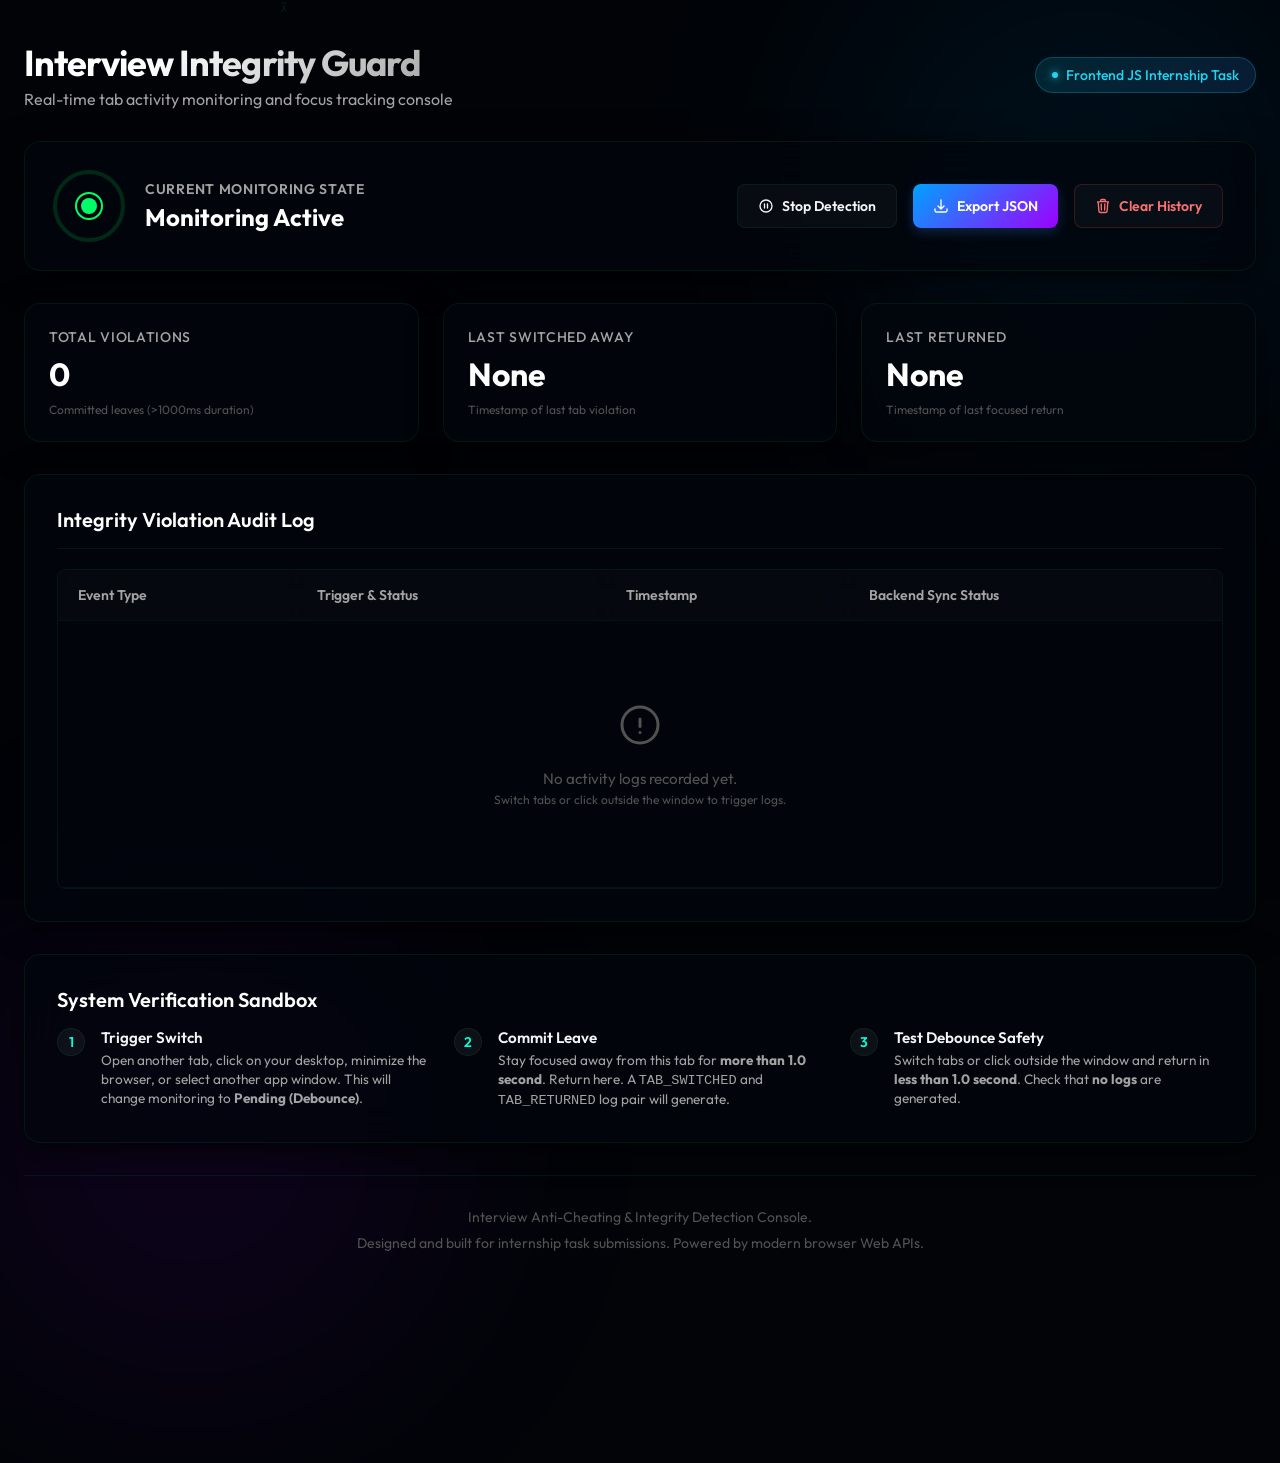
<file: index.html>
<!DOCTYPE html>
<html lang="en">
<head>
    <meta charset="UTF-8">
    <meta name="viewport" content="width=device-width, initial-scale=1.0">
    <title>Tab Switching Detection Dashboard - Interview Integrity Guard</title>
    <!-- Custom styling stylesheet -->
    <link rel="stylesheet" href="styles.css">
</head>
<body>
    <!-- Matrix digital rain background canvas -->
    <canvas id="matrix-canvas"></canvas>

    <!-- Main Dashboard wrapper -->
    <div class="dashboard-container">
        
        <!-- Header: Displays branding, title, and metadata badges -->
        <header>
            <div class="title-area">
                <h1>Interview Integrity Guard</h1>
                <p>Real-time tab activity monitoring and focus tracking console</p>
            </div>
            <div class="badge">
                Frontend JS Internship Task
            </div>
        </header>

        <!-- Status Panel: Highlights the active tracking state and provides action triggers -->
        <section class="glass-panel status-panel" aria-label="Monitoring Status">
            <div class="status-info">
                <!-- Glowing pulsing ring showing active/inactive state -->
                <div id="status-indicator-ring" class="status-indicator-ring state-active">
                    <div class="status-dot"></div>
                </div>
                <div class="status-text-details">
                    <h2>Current Monitoring State</h2>
                    <!-- Text changes dynamically based on state: Active, Inactive, or Pending -->
                    <div id="current-state-label" class="current-state-label">Monitoring Active</div>
                </div>
            </div>
            
            <!-- Actions buttons to manage history logs -->
            <div class="control-actions">
                <button id="toggle-monitor-btn" class="btn" title="Toggle active detection monitoring state">
                    <svg width="16" height="16" fill="none" stroke="currentColor" stroke-width="2" viewBox="0 0 24 24" xmlns="http://www.w3.org/2000/svg">
                        <path stroke-linecap="round" stroke-linejoin="round" d="M14.25 9v6m-4.5 0V9M21 12a9 9 0 11-18 0 9 9 0 0118 0z"></path>
                    </svg>
                    <span id="toggle-btn-text">Stop Detection</span>
                </button>
                <button id="export-json-btn" class="btn btn-primary" title="Export logs as a JSON file">
                    <svg width="16" height="16" fill="none" stroke="currentColor" stroke-width="2" viewBox="0 0 24 24" xmlns="http://www.w3.org/2000/svg">
                        <path stroke-linecap="round" stroke-linejoin="round" d="M3 16.5v2.25A2.25 2.25 0 005.25 21h13.5A2.25 2.25 0 0021 18.75V16.5M16.5 12L12 16.5m0 0L7.5 12m4.5 4.5V3"></path>
                    </svg>
                    Export JSON
                </button>
                <button id="clear-logs-btn" class="btn btn-danger" title="Clear all logs from browser storage">
                    <svg width="16" height="16" fill="none" stroke="currentColor" stroke-width="2" viewBox="0 0 24 24" xmlns="http://www.w3.org/2000/svg">
                        <path stroke-linecap="round" stroke-linejoin="round" d="M14.74 9l-.346 9m-4.788 0L9.26 9m9.968-3.21c.342.052.682.107 1.022.166m-1.022-.165L18.16 19.673a2.25 2.25 0 01-2.244 2.077H8.084a2.25 2.25 0 01-2.244-2.077L4.772 5.79m14.456 0a48.108 48.108 0 00-3.478-.397m-12 .562c.34-.059.68-.114 1.022-.165m0 0a48.11 48.11 0 013.478-.397m7.5 0v-.916c0-1.18-.91-2.164-2.09-2.201a51.964 51.964 0 00-3.32 0c-1.18.037-2.09 1.022-2.09 2.201v.916m7.5 0a48.667 48.667 0 00-7.5 0"></path>
                    </svg>
                    Clear History
                </button>
            </div>
        </section>

        <!-- Metrics Grid: Statistical summary cards of session violations -->
        <section class="metrics-grid" aria-label="Session Analytics">
            <!-- Metric 1: Total switch-away violations -->
            <div class="glass-panel metric-card">
                <span class="metric-label">Total Violations</span>
                <span id="metric-violations" class="metric-value">0</span>
                <span class="metric-footer">Committed leaves (>1000ms duration)</span>
            </div>
            <!-- Metric 2: Last detected switch-away timestamp -->
            <div class="glass-panel metric-card">
                <span class="metric-label">Last Switched Away</span>
                <span id="metric-last-left" class="metric-value">None</span>
                <span class="metric-footer">Timestamp of last tab violation</span>
            </div>
            <!-- Metric 3: Last detected return timestamp -->
            <div class="glass-panel metric-card">
                <span class="metric-label">Last Returned</span>
                <span id="metric-last-returned" class="metric-value">None</span>
                <span class="metric-footer">Timestamp of last focused return</span>
            </div>
        </section>

        <!-- Logs Section: Detailed breakdown table showing all focus events -->
        <section class="glass-panel logs-section">
            <div class="logs-header">
                <h3>Integrity Violation Audit Log</h3>
            </div>

            <!-- Scrollable container for tables -->
            <div class="logs-table-container">
                <table class="logs-table">
                    <thead>
                        <tr>
                            <th scope="col">Event Type</th>
                            <th scope="col">Trigger & Status</th>
                            <th scope="col">Timestamp</th>
                            <th scope="col">Backend Sync Status</th>
                        </tr>
                    </thead>
                    <tbody id="logs-table-body">
                        <!-- Dynamically populated rows via tabMonitor.js -->
                    </tbody>
                </table>
            </div>
        </section>

        <!-- Testing & Developer Sandbox Guidelines -->
        <section class="glass-panel guide-panel">
            <h3>System Verification Sandbox</h3>
            <div class="guide-grid">
                
                <div class="guide-step">
                    <div class="step-number">1</div>
                    <div class="step-text">
                        <h4>Trigger Switch</h4>
                        <p>Open another tab, click on your desktop, minimize the browser, or select another app window. This will change monitoring to <strong>Pending (Debounce)</strong>.</p>
                    </div>
                </div>

                <div class="guide-step">
                    <div class="step-number">2</div>
                    <div class="step-text">
                        <h4>Commit Leave</h4>
                        <p>Stay focused away from this tab for <strong>more than 1.0 second</strong>. Return here. A <code>TAB_SWITCHED</code> and <code>TAB_RETURNED</code> log pair will generate.</p>
                    </div>
                </div>

                <div class="guide-step">
                    <div class="step-number">3</div>
                    <div class="step-text">
                        <h4>Test Debounce Safety</h4>
                        <p>Switch tabs or click outside the window and return in <strong>less than 1.0 second</strong>. Check that <strong>no logs</strong> are generated.</p>
                    </div>
                </div>

            </div>
        </section>

        <!-- Footer containing copyrights and metadata -->
        <footer>
            <p>Interview Anti-Cheating & Integrity Detection Console.</p>
            <p>Designed and built for internship task submissions. Powered by modern browser Web APIs.</p>
        </footer>

    </div>

    <!-- Core Javascript logic imports at document end to prevent render blocking -->
    <script src="tabMonitor.js"></script>
</body>
</html>
</file>
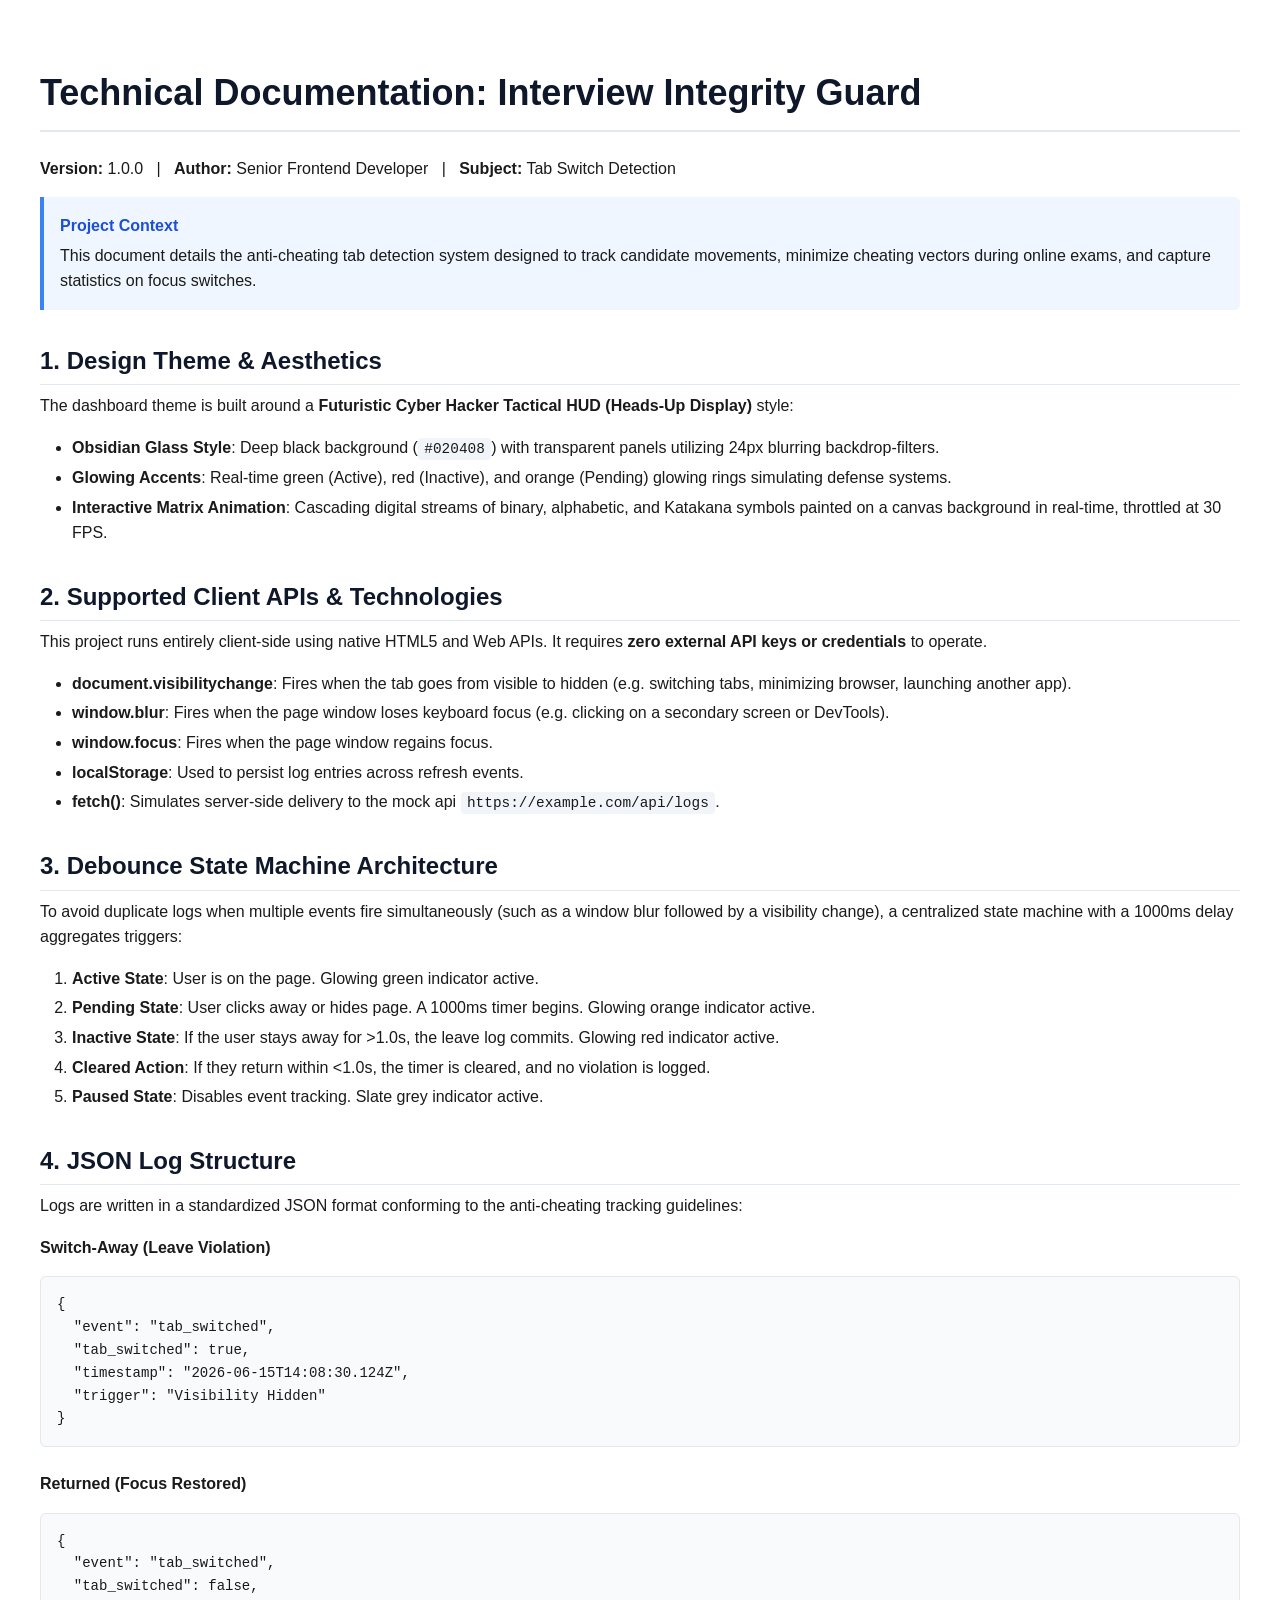
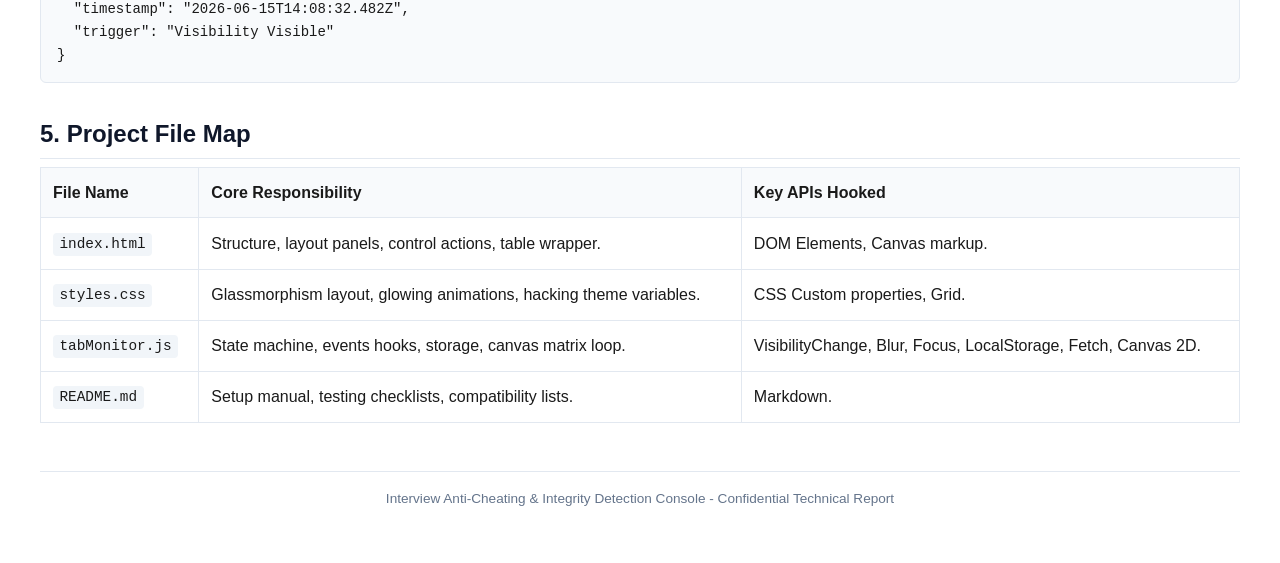
<file: documentation.html>
<!DOCTYPE html>
<html lang="en">
<head>
    <meta charset="UTF-8">
    <title>Technical Documentation - Interview Integrity Guard</title>
    <style>
        body {
            font-family: -apple-system, BlinkMacSystemFont, "Segoe UI", Roboto, Helvetica, Arial, sans-serif;
            color: #1a1a1a;
            line-height: 1.6;
            margin: 0;
            padding: 2.5rem;
            background-color: #ffffff;
        }
        h1, h2, h3, h4 {
            color: #0f172a;
            font-weight: 700;
            margin-top: 1.5rem;
            margin-bottom: 0.5rem;
        }
        h1 {
            font-size: 2.25rem;
            border-bottom: 2px solid #e2e8f0;
            padding-bottom: 0.5rem;
            margin-bottom: 1.5rem;
        }
        h2 {
            font-size: 1.5rem;
            border-bottom: 1px solid #e2e8f0;
            padding-bottom: 0.25rem;
            margin-top: 2rem;
        }
        h3 {
            font-size: 1.25rem;
        }
        p {
            margin-top: 0;
            margin-bottom: 1rem;
        }
        ul, ol {
            margin-top: 0;
            margin-bottom: 1rem;
            padding-left: 2rem;
        }
        li {
            margin-bottom: 0.25rem;
        }
        code {
            font-family: Consolas, Monaco, "Andale Mono", monospace;
            background-color: #f1f5f9;
            padding: 0.2rem 0.4rem;
            border-radius: 4px;
            font-size: 0.9em;
        }
        pre {
            background-color: #f8fafc;
            border: 1px solid #e2e8f0;
            border-radius: 6px;
            padding: 1rem;
            overflow-x: auto;
            margin-top: 0;
            margin-bottom: 1.5rem;
        }
        pre code {
            background-color: transparent;
            padding: 0;
            border-radius: 0;
            font-size: 0.875rem;
        }
        .note-box {
            background-color: #eff6ff;
            border-left: 4px solid #3b82f6;
            padding: 1rem;
            margin-bottom: 1.5rem;
            border-radius: 0 6px 6px 0;
        }
        .note-box-title {
            font-weight: 700;
            color: #1d4ed8;
            margin-bottom: 0.25rem;
        }
        table {
            width: 100%;
            border-collapse: collapse;
            margin-bottom: 1.5rem;
        }
        th, td {
            border: 1px solid #e2e8f0;
            padding: 0.75rem;
            text-align: left;
        }
        th {
            background-color: #f8fafc;
            font-weight: 600;
        }
        .footer {
            margin-top: 3rem;
            font-size: 0.85rem;
            color: #64748b;
            text-align: center;
            border-top: 1px solid #e2e8f0;
            padding-top: 1rem;
        }
        @media print {
            body {
                padding: 0;
            }
            .page-break {
                page-break-before: always;
            }
        }
    </style>
</head>
<body>

    <h1>Technical Documentation: Interview Integrity Guard</h1>
    <p><strong>Version:</strong> 1.0.0 &nbsp;&nbsp;|&nbsp;&nbsp; <strong>Author:</strong> Senior Frontend Developer &nbsp;&nbsp;|&nbsp;&nbsp; <strong>Subject:</strong> Tab Switch Detection</p>
    
    <div class="note-box">
        <div class="note-box-title">Project Context</div>
        This document details the anti-cheating tab detection system designed to track candidate movements, minimize cheating vectors during online exams, and capture statistics on focus switches.
    </div>

    <h2>1. Design Theme & Aesthetics</h2>
    <p>The dashboard theme is built around a <strong>Futuristic Cyber Hacker Tactical HUD (Heads-Up Display)</strong> style:</p>
    <ul>
        <li><strong>Obsidian Glass Style</strong>: Deep black background (<code>#020408</code>) with transparent panels utilizing 24px blurring backdrop-filters.</li>
        <li><strong>Glowing Accents</strong>: Real-time green (Active), red (Inactive), and orange (Pending) glowing rings simulating defense systems.</li>
        <li><strong>Interactive Matrix Animation</strong>: Cascading digital streams of binary, alphabetic, and Katakana symbols painted on a canvas background in real-time, throttled at 30 FPS.</li>
    </ul>

    <h2>2. Supported Client APIs & Technologies</h2>
    <p>This project runs entirely client-side using native HTML5 and Web APIs. It requires <strong>zero external API keys or credentials</strong> to operate.</p>
    <ul>
        <li><strong>document.visibilitychange</strong>: Fires when the tab goes from visible to hidden (e.g. switching tabs, minimizing browser, launching another app).</li>
        <li><strong>window.blur</strong>: Fires when the page window loses keyboard focus (e.g. clicking on a secondary screen or DevTools).</li>
        <li><strong>window.focus</strong>: Fires when the page window regains focus.</li>
        <li><strong>localStorage</strong>: Used to persist log entries across refresh events.</li>
        <li><strong>fetch()</strong>: Simulates server-side delivery to the mock api <code>https://example.com/api/logs</code>.</li>
    </ul>

    <div class="page-break"></div>

    <h2>3. Debounce State Machine Architecture</h2>
    <p>To avoid duplicate logs when multiple events fire simultaneously (such as a window blur followed by a visibility change), a centralized state machine with a 1000ms delay aggregates triggers:</p>
    <ol>
        <li><strong>Active State</strong>: User is on the page. Glowing green indicator active.</li>
        <li><strong>Pending State</strong>: User clicks away or hides page. A 1000ms timer begins. Glowing orange indicator active.</li>
        <li><strong>Inactive State</strong>: If the user stays away for &gt;1.0s, the leave log commits. Glowing red indicator active.</li>
        <li><strong>Cleared Action</strong>: If they return within &lt;1.0s, the timer is cleared, and no violation is logged.</li>
        <li><strong>Paused State</strong>: Disables event tracking. Slate grey indicator active.</li>
    </ol>

    <h2>4. JSON Log Structure</h2>
    <p>Logs are written in a standardized JSON format conforming to the anti-cheating tracking guidelines:</p>
    
    <p><strong>Switch-Away (Leave Violation)</strong></p>
    <pre><code>{
  "event": "tab_switched",
  "tab_switched": true,
  "timestamp": "2026-06-15T14:08:30.124Z",
  "trigger": "Visibility Hidden"
}</code></pre>

    <p><strong>Returned (Focus Restored)</strong></p>
    <pre><code>{
  "event": "tab_switched",
  "tab_switched": false,
  "timestamp": "2026-06-15T14:08:32.482Z",
  "trigger": "Visibility Visible"
}</code></pre>

    <h2>5. Project File Map</h2>
    <table>
        <thead>
            <tr>
                <th>File Name</th>
                <th>Core Responsibility</th>
                <th>Key APIs Hooked</th>
            </tr>
        </thead>
        <tbody>
            <tr>
                <td><code>index.html</code></td>
                <td>Structure, layout panels, control actions, table wrapper.</td>
                <td>DOM Elements, Canvas markup.</td>
            </tr>
            <tr>
                <td><code>styles.css</code></td>
                <td>Glassmorphism layout, glowing animations, hacking theme variables.</td>
                <td>CSS Custom properties, Grid.</td>
            </tr>
            <tr>
                <td><code>tabMonitor.js</code></td>
                <td>State machine, events hooks, storage, canvas matrix loop.</td>
                <td>VisibilityChange, Blur, Focus, LocalStorage, Fetch, Canvas 2D.</td>
            </tr>
            <tr>
                <td><code>README.md</code></td>
                <td>Setup manual, testing checklists, compatibility lists.</td>
                <td>Markdown.</td>
            </tr>
        </tbody>
    </table>

    <div class="footer">
        <p>Interview Anti-Cheating & Integrity Detection Console - Confidential Technical Report</p>
    </div>

</body>
</html>
</file>
<file: styles.css>
/* ==========================================================================
   Tab Switching Detection Dashboard - Stylesheet
   Author: Senior Frontend Developer
   Description: Premium glassmorphism dark mode theme, responsive layout,
                custom scrollbars, animations, and typography.
   ========================================================================== */

/* --------------------------------------------------------------------------
   Google Fonts Import
   -------------------------------------------------------------------------- */
@import url('https://fonts.googleapis.com/css2?family=Outfit:wght@300;400;500;600;700&family=JetBrains+Mono:wght@400;500;600&display=swap');

/* --------------------------------------------------------------------------
   Design Tokens (CSS Custom Properties)
   -------------------------------------------------------------------------- */
:root {
  /* Color Palette */
  --bg-primary: #020408;
  --bg-secondary: rgba(2, 6, 12, 0.75);
  --border-color: rgba(0, 255, 102, 0.08);
  --border-hover: rgba(0, 255, 102, 0.25);
  
  /* Status Colors */
  --color-active: #00ff66;
  --color-active-bg: rgba(0, 255, 102, 0.1);
  --color-active-glow: rgba(0, 255, 102, 0.35);
  
  --color-inactive: #ff0055;
  --color-inactive-bg: rgba(255, 0, 85, 0.1);
  --color-inactive-glow: rgba(255, 0, 85, 0.35);
  
  --color-pending: #ffb700;
  --color-pending-bg: rgba(255, 183, 0, 0.1);
  --color-pending-glow: rgba(255, 183, 0, 0.35);
  
  --color-paused: #9ca3af;
  --color-paused-bg: rgba(156, 163, 175, 0.1);
  --color-paused-glow: rgba(156, 163, 175, 0.35);

  --color-text-primary: #f3f4f6;
  --color-text-secondary: #a3a3a3;
  --color-text-muted: #525252;
  
  /* Brand Accents */
  --accent-cyan: #00ffd5;
  --accent-blue: #00a2ff;
  --accent-purple: #9d00ff;
  
  /* Fonts */
  --font-sans: 'Outfit', -apple-system, BlinkMacSystemFont, "Segoe UI", Roboto, sans-serif;
  --font-mono: 'JetBrains Mono', source-code-pro, Menlo, Monaco, Consolas, monospace;
  
  /* Shadows & Blur */
  --glass-shadow: 0 8px 32px 0 rgba(0, 0, 0, 0.7);
  --glass-blur: blur(24px);
  --card-radius: 16px;
  --transition-smooth: all 0.3s cubic-bezier(0.4, 0, 0.2, 1);
}

/* --------------------------------------------------------------------------
   Base Styles & Reset
   -------------------------------------------------------------------------- */
* {
  box-sizing: border-box;
  margin: 0;
  padding: 0;
}

body {
  font-family: var(--font-sans);
  background-color: var(--bg-primary);
  color: var(--color-text-primary);
  min-height: 100vh;
  display: flex;
  flex-direction: column;
  overflow-x: hidden;
  position: relative;
}

#matrix-canvas {
  position: fixed;
  top: 0;
  left: 0;
  width: 100vw;
  height: 100vh;
  z-index: -1;
  opacity: 0.12;
  pointer-events: none;
}

/* Ambient Background Lights */
body::before,
body::after {
  content: '';
  position: absolute;
  width: 50vw;
  height: 50vw;
  border-radius: 50%;
  z-index: -1;
  filter: blur(120px);
  opacity: 0.12;
  pointer-events: none;
}

body::before {
  top: -10%;
  right: -10%;
  background: radial-gradient(circle, var(--accent-blue) 0%, transparent 80%);
}

body::after {
  bottom: -10%;
  left: -10%;
  background: radial-gradient(circle, var(--accent-purple) 0%, transparent 80%);
}

/* --------------------------------------------------------------------------
   Layout & Containers
   -------------------------------------------------------------------------- */
.dashboard-container {
  max-width: 1280px;
  width: 100%;
  margin: 0 auto;
  padding: 2.5rem 1.5rem;
  flex-grow: 1;
  display: flex;
  flex-direction: column;
  gap: 2rem;
}

/* Glassmorphism Panel Base */
.glass-panel {
  background: var(--bg-secondary);
  backdrop-filter: var(--glass-blur);
  -webkit-backdrop-filter: var(--glass-blur);
  border: 1px solid var(--border-color);
  border-radius: var(--card-radius);
  box-shadow: var(--glass-shadow);
  transition: var(--transition-smooth);
}

.glass-panel:hover {
  border-color: var(--border-hover);
}

/* --------------------------------------------------------------------------
   Header Section
   -------------------------------------------------------------------------- */
header {
  display: flex;
  justify-content: space-between;
  align-items: center;
  flex-wrap: wrap;
  gap: 1.5rem;
}

.title-area h1 {
  font-size: 2.25rem;
  font-weight: 700;
  background: linear-gradient(135deg, #ffffff 30%, var(--color-text-secondary) 100%);
  -webkit-background-clip: text;
  -webkit-text-fill-color: transparent;
  letter-spacing: -0.025em;
  margin-bottom: 0.25rem;
}

.title-area p {
  color: var(--color-text-secondary);
  font-size: 1rem;
}

.badge {
  background: linear-gradient(135deg, rgba(6, 182, 212, 0.15), rgba(59, 130, 246, 0.15));
  border: 1px solid rgba(6, 182, 212, 0.3);
  color: #22d3ee;
  padding: 0.5rem 1rem;
  border-radius: 9999px;
  font-size: 0.875rem;
  font-weight: 500;
  display: flex;
  align-items: center;
  gap: 0.5rem;
}

.badge::before {
  content: '';
  display: inline-block;
  width: 6px;
  height: 6px;
  background-color: #22d3ee;
  border-radius: 50%;
  box-shadow: 0 0 8px #22d3ee;
}

/* --------------------------------------------------------------------------
   Status Panel (Live Indicator)
   -------------------------------------------------------------------------- */
.status-panel {
  display: flex;
  align-items: center;
  justify-content: space-between;
  padding: 2rem;
  gap: 2rem;
  flex-wrap: wrap;
}

.status-info {
  display: flex;
  align-items: center;
  gap: 1.5rem;
}

.status-indicator-ring {
  width: 64px;
  height: 64px;
  border-radius: 50%;
  display: flex;
  align-items: center;
  justify-content: center;
  position: relative;
  transition: var(--transition-smooth);
}

.status-indicator-ring::after {
  content: '';
  position: absolute;
  width: 100%;
  height: 100%;
  border-radius: 50%;
  border: 4px solid currentColor;
  opacity: 0.15;
}

.status-dot {
  width: 16px;
  height: 16px;
  border-radius: 50%;
  background-color: currentColor;
  position: relative;
}

/* Status variants */
.state-active {
  color: var(--color-active);
}
.state-active .status-dot::after {
  content: '';
  position: absolute;
  top: -6px;
  left: -6px;
  right: -6px;
  bottom: -6px;
  border-radius: 50%;
  border: 2px solid var(--color-active);
  animation: pulse-ring 2s infinite;
}

.state-inactive {
  color: var(--color-inactive);
}
.state-inactive .status-dot::after {
  content: '';
  position: absolute;
  top: -6px;
  left: -6px;
  right: -6px;
  bottom: -6px;
  border-radius: 50%;
  border: 2px solid var(--color-inactive);
  animation: pulse-ring 1s infinite;
}

.state-pending {
  color: var(--color-pending);
}
.state-pending .status-dot::after {
  content: '';
  position: absolute;
  top: -6px;
  left: -6px;
  right: -6px;
  bottom: -6px;
  border-radius: 50%;
  border: 2px solid var(--color-pending);
  animation: pulse-ring 1.5s infinite;
}

.state-paused {
  color: var(--color-paused);
}
.state-paused .status-dot::after {
  content: '';
  position: absolute;
  top: -6px;
  left: -6px;
  right: -6px;
  bottom: -6px;
  border-radius: 50%;
  border: 2px solid var(--color-paused);
  animation: pulse-ring 3s infinite;
}


.status-text-details h2 {
  font-size: 0.875rem;
  font-weight: 600;
  text-transform: uppercase;
  letter-spacing: 0.05em;
  color: var(--color-text-secondary);
  margin-bottom: 0.25rem;
}

.status-text-details .current-state-label {
  font-size: 1.5rem;
  font-weight: 700;
  color: #ffffff;
}

/* Control Buttons in Status Panel */
.control-actions {
  display: flex;
  gap: 1rem;
  flex-wrap: wrap;
}

.btn {
  font-family: var(--font-sans);
  font-size: 0.875rem;
  font-weight: 600;
  padding: 0.75rem 1.25rem;
  border-radius: 8px;
  border: 1px solid var(--border-color);
  background: rgba(255, 255, 255, 0.03);
  color: var(--color-text-primary);
  cursor: pointer;
  display: inline-flex;
  align-items: center;
  gap: 0.5rem;
  transition: var(--transition-smooth);
}

.btn:hover {
  background: rgba(255, 255, 255, 0.08);
  border-color: var(--border-hover);
  transform: translateY(-1px);
}

.btn:active {
  transform: translateY(1px);
}

.btn-primary {
  background: linear-gradient(135deg, var(--accent-blue) 0%, var(--accent-purple) 100%);
  border: none;
  color: #ffffff;
  box-shadow: 0 4px 12px rgba(59, 130, 246, 0.25);
}

.btn-primary:hover {
  background: linear-gradient(135deg, #4f46e5 0%, #7c3aed 100%);
  box-shadow: 0 6px 16px rgba(59, 130, 246, 0.35);
}

.btn-danger {
  color: #f87171;
  border-color: rgba(239, 68, 68, 0.2);
}

.btn-danger:hover {
  background: var(--color-inactive-bg);
  border-color: var(--color-inactive);
}

/* --------------------------------------------------------------------------
   Metrics Grid
   -------------------------------------------------------------------------- */
.metrics-grid {
  display: grid;
  grid-template-columns: repeat(auto-fit, minmax(280px, 1fr));
  gap: 1.5rem;
}

.metric-card {
  padding: 1.5rem;
  display: flex;
  flex-direction: column;
  gap: 0.5rem;
}

.metric-label {
  font-size: 0.875rem;
  font-weight: 500;
  color: var(--color-text-secondary);
  text-transform: uppercase;
  letter-spacing: 0.05em;
}

.metric-value {
  font-size: 2rem;
  font-weight: 700;
  color: #ffffff;
  font-family: var(--font-sans);
}

.metric-footer {
  font-size: 0.75rem;
  color: var(--color-text-muted);
}

/* --------------------------------------------------------------------------
   Logs Table & Details Section
   -------------------------------------------------------------------------- */
.logs-section {
  display: flex;
  flex-direction: column;
  gap: 1.25rem;
  padding: 2rem;
}

.logs-header {
  display: flex;
  justify-content: space-between;
  align-items: center;
  flex-wrap: wrap;
  gap: 1rem;
  border-bottom: 1px solid var(--border-color);
  padding-bottom: 1rem;
}

.logs-header h3 {
  font-size: 1.25rem;
  font-weight: 600;
  color: #ffffff;
}

.logs-table-container {
  width: 100%;
  overflow-x: auto;
  max-height: 480px;
  border-radius: 8px;
  border: 1px solid var(--border-color);
}

.logs-table {
  width: 100%;
  border-collapse: collapse;
  text-align: left;
  font-size: 0.875rem;
}

.logs-table th {
  background-color: rgba(255, 255, 255, 0.02);
  color: var(--color-text-secondary);
  font-weight: 600;
  padding: 1rem 1.25rem;
  border-bottom: 1px solid var(--border-color);
  position: sticky;
  top: 0;
  z-index: 10;
  backdrop-filter: var(--glass-blur);
  -webkit-backdrop-filter: var(--glass-blur);
}

.logs-table td {
  padding: 1rem 1.25rem;
  border-bottom: 1px solid rgba(255, 255, 255, 0.04);
  color: var(--color-text-primary);
  vertical-align: middle;
}

.logs-table tbody tr {
  transition: var(--transition-smooth);
}

.logs-table tbody tr:hover {
  background-color: rgba(255, 255, 255, 0.02);
}

/* Empty State Styling */
.empty-state {
  text-align: center;
  padding: 4rem 2rem;
  color: var(--color-text-muted);
}

.empty-state svg {
  width: 48px;
  height: 48px;
  margin-bottom: 1rem;
  stroke: var(--color-text-muted);
}

.empty-state p {
  font-size: 0.95rem;
}

/* --------------------------------------------------------------------------
   Table Badges
   -------------------------------------------------------------------------- */
.badge-event {
  display: inline-flex;
  align-items: center;
  gap: 0.375rem;
  font-family: var(--font-mono);
  font-size: 0.75rem;
  font-weight: 500;
  padding: 0.25rem 0.625rem;
  border-radius: 4px;
}

.badge-event-switched {
  background: var(--color-inactive-bg);
  border: 1px solid rgba(239, 68, 68, 0.2);
  color: #f87171;
}

.badge-event-returned {
  background: var(--color-active-bg);
  border: 1px solid rgba(16, 185, 129, 0.2);
  color: #34d399;
}

.badge-event-blurred {
  background: rgba(239, 68, 68, 0.07);
  border: 1px solid rgba(239, 68, 68, 0.15);
  color: #f87171;
}

.badge-event-focused {
  background: rgba(16, 185, 129, 0.07);
  border: 1px solid rgba(16, 185, 129, 0.15);
  color: #34d399;
}

.badge-status {
  display: inline-flex;
  align-items: center;
  font-size: 0.75rem;
  font-weight: 600;
  padding: 0.25rem 0.5rem;
  border-radius: 9999px;
  text-transform: uppercase;
}

.status-left {
  background-color: var(--color-inactive-bg);
  color: #fca5a5;
}

.status-returned {
  background-color: var(--color-active-bg);
  color: #86efac;
}

.timestamp-cell {
  font-family: var(--font-mono);
  font-size: 0.8rem;
  color: var(--color-text-secondary);
}

.sync-badge {
  display: inline-flex;
  align-items: center;
  gap: 0.25rem;
  font-size: 0.75rem;
}

.sync-local {
  color: var(--color-pending);
}

.sync-local::before {
  content: '●';
  font-size: 0.6rem;
  color: var(--color-pending);
}

/* --------------------------------------------------------------------------
   Instruction / Testing Guide Panel
   -------------------------------------------------------------------------- */
.guide-panel {
  padding: 2rem;
  display: flex;
  flex-direction: column;
  gap: 1rem;
}

.guide-panel h3 {
  font-size: 1.25rem;
  font-weight: 600;
  color: #ffffff;
}

.guide-grid {
  display: grid;
  grid-template-columns: repeat(auto-fit, minmax(240px, 1fr));
  gap: 1.5rem;
}

.guide-step {
  display: flex;
  gap: 1rem;
  align-items: flex-start;
}

.step-number {
  background: rgba(255, 255, 255, 0.05);
  border: 1px solid var(--border-color);
  width: 28px;
  height: 28px;
  display: flex;
  align-items: center;
  justify-content: center;
  border-radius: 50%;
  font-size: 0.875rem;
  font-weight: 600;
  color: var(--accent-cyan);
  flex-shrink: 0;
}

.step-text h4 {
  font-size: 0.95rem;
  font-weight: 600;
  margin-bottom: 0.25rem;
}

.step-text p {
  font-size: 0.85rem;
  color: var(--color-text-secondary);
  line-height: 1.4;
}

/* --------------------------------------------------------------------------
   Footer Section
   -------------------------------------------------------------------------- */
footer {
  text-align: center;
  padding: 2rem 1.5rem;
  color: var(--color-text-muted);
  font-size: 0.875rem;
  border-top: 1px solid var(--border-color);
  margin-top: auto;
}

footer p {
  margin-bottom: 0.5rem;
}

footer a {
  color: var(--accent-cyan);
  text-decoration: none;
  transition: var(--transition-smooth);
}

footer a:hover {
  text-decoration: underline;
}

/* --------------------------------------------------------------------------
   Custom Scrollbar
   -------------------------------------------------------------------------- */
::-webkit-scrollbar {
  width: 8px;
  height: 8px;
}

::-webkit-scrollbar-track {
  background: rgba(0, 0, 0, 0.1);
  border-radius: 4px;
}

::-webkit-scrollbar-thumb {
  background: rgba(255, 255, 255, 0.1);
  border-radius: 4px;
}

::-webkit-scrollbar-thumb:hover {
  background: rgba(255, 255, 255, 0.2);
}

/* --------------------------------------------------------------------------
   Keyframe Animations
   -------------------------------------------------------------------------- */
@keyframes pulse-ring {
  0% {
    transform: scale(0.95);
    opacity: 0.5;
  }
  50% {
    transform: scale(1.3);
    opacity: 0;
  }
  100% {
    transform: scale(0.95);
    opacity: 0;
  }
}

/* --------------------------------------------------------------------------
   Responsive Layout Overrides
   -------------------------------------------------------------------------- */
@media (max-width: 768px) {
  .dashboard-container {
    padding: 1.5rem 1rem;
    gap: 1.5rem;
  }
  
  .title-area h1 {
    font-size: 1.75rem;
  }
  
  .status-panel {
    padding: 1.5rem;
    flex-direction: column;
    align-items: flex-start;
  }
  
  .control-actions {
    width: 100%;
  }
  
  .control-actions .btn {
    flex-grow: 1;
    justify-content: center;
  }
  
  .logs-section {
    padding: 1.25rem;
  }
  
  .logs-header {
    flex-direction: column;
    align-items: flex-start;
  }
}
</file>
